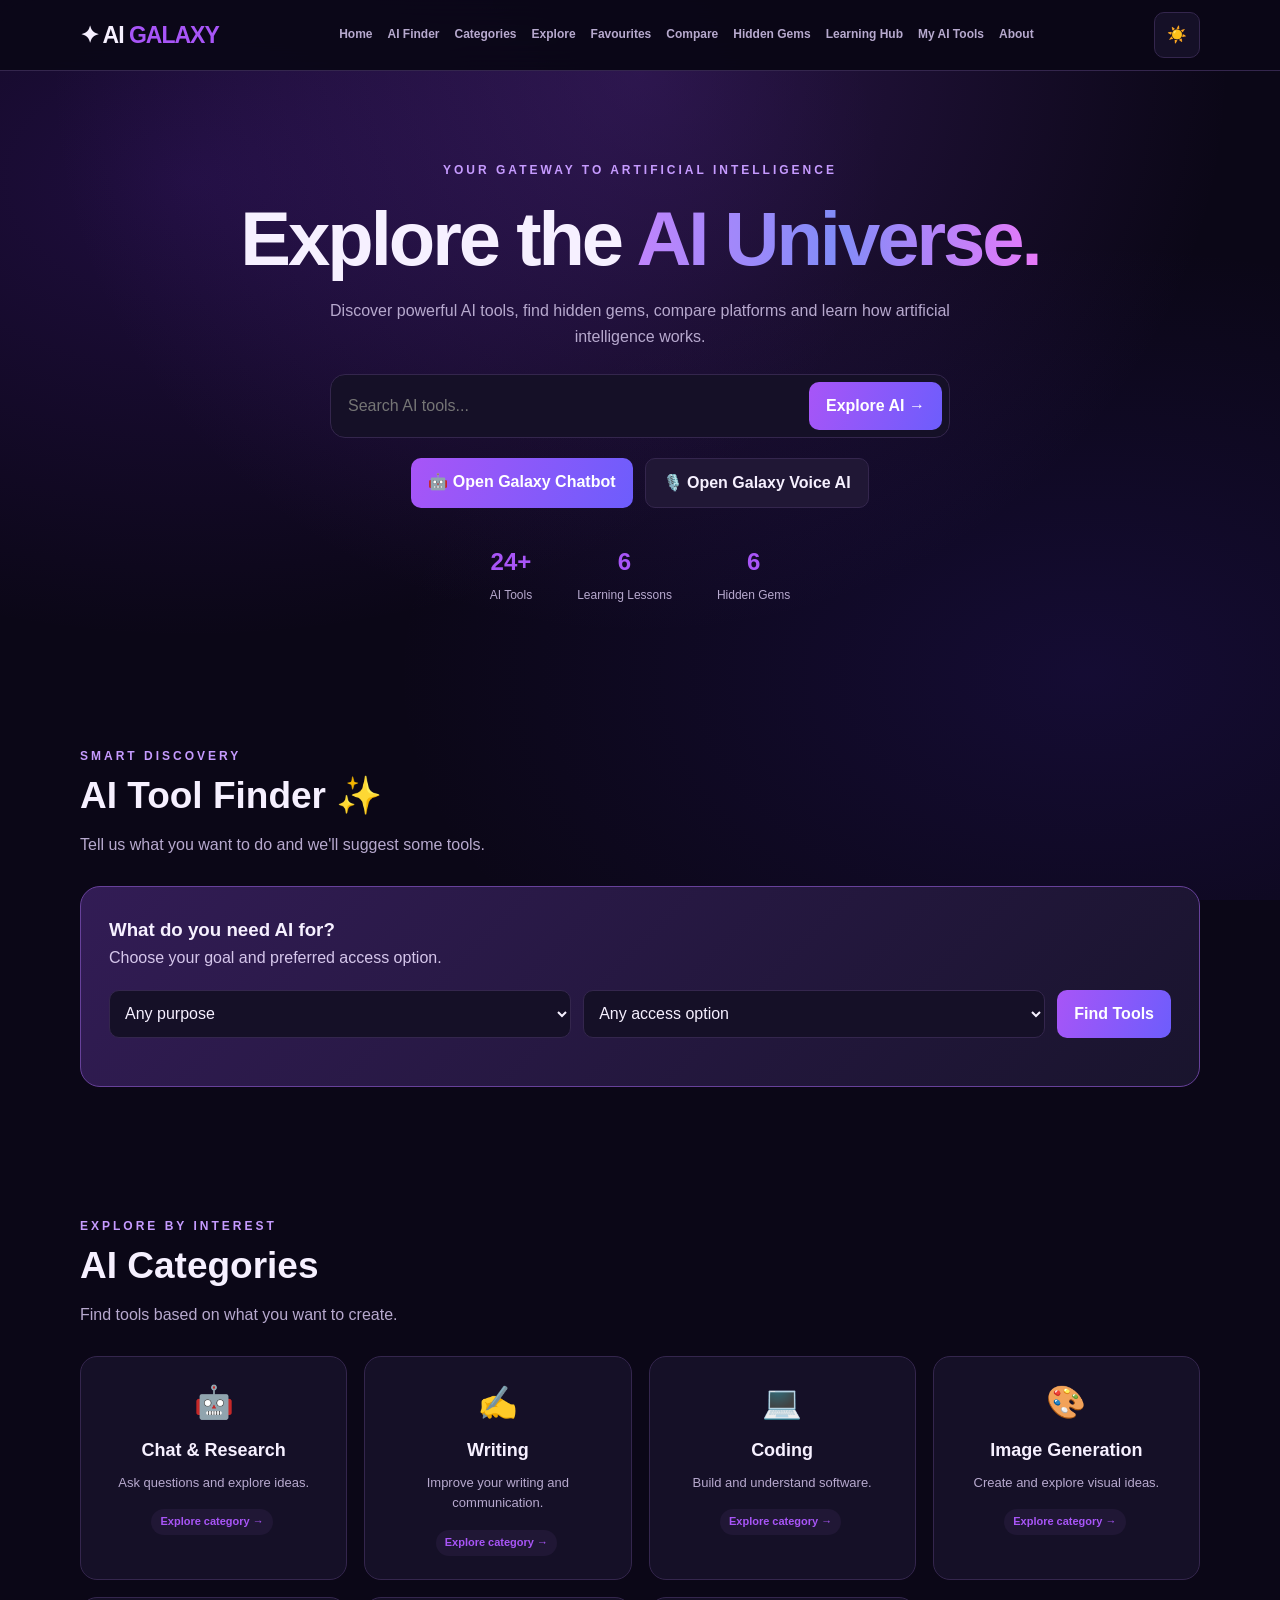
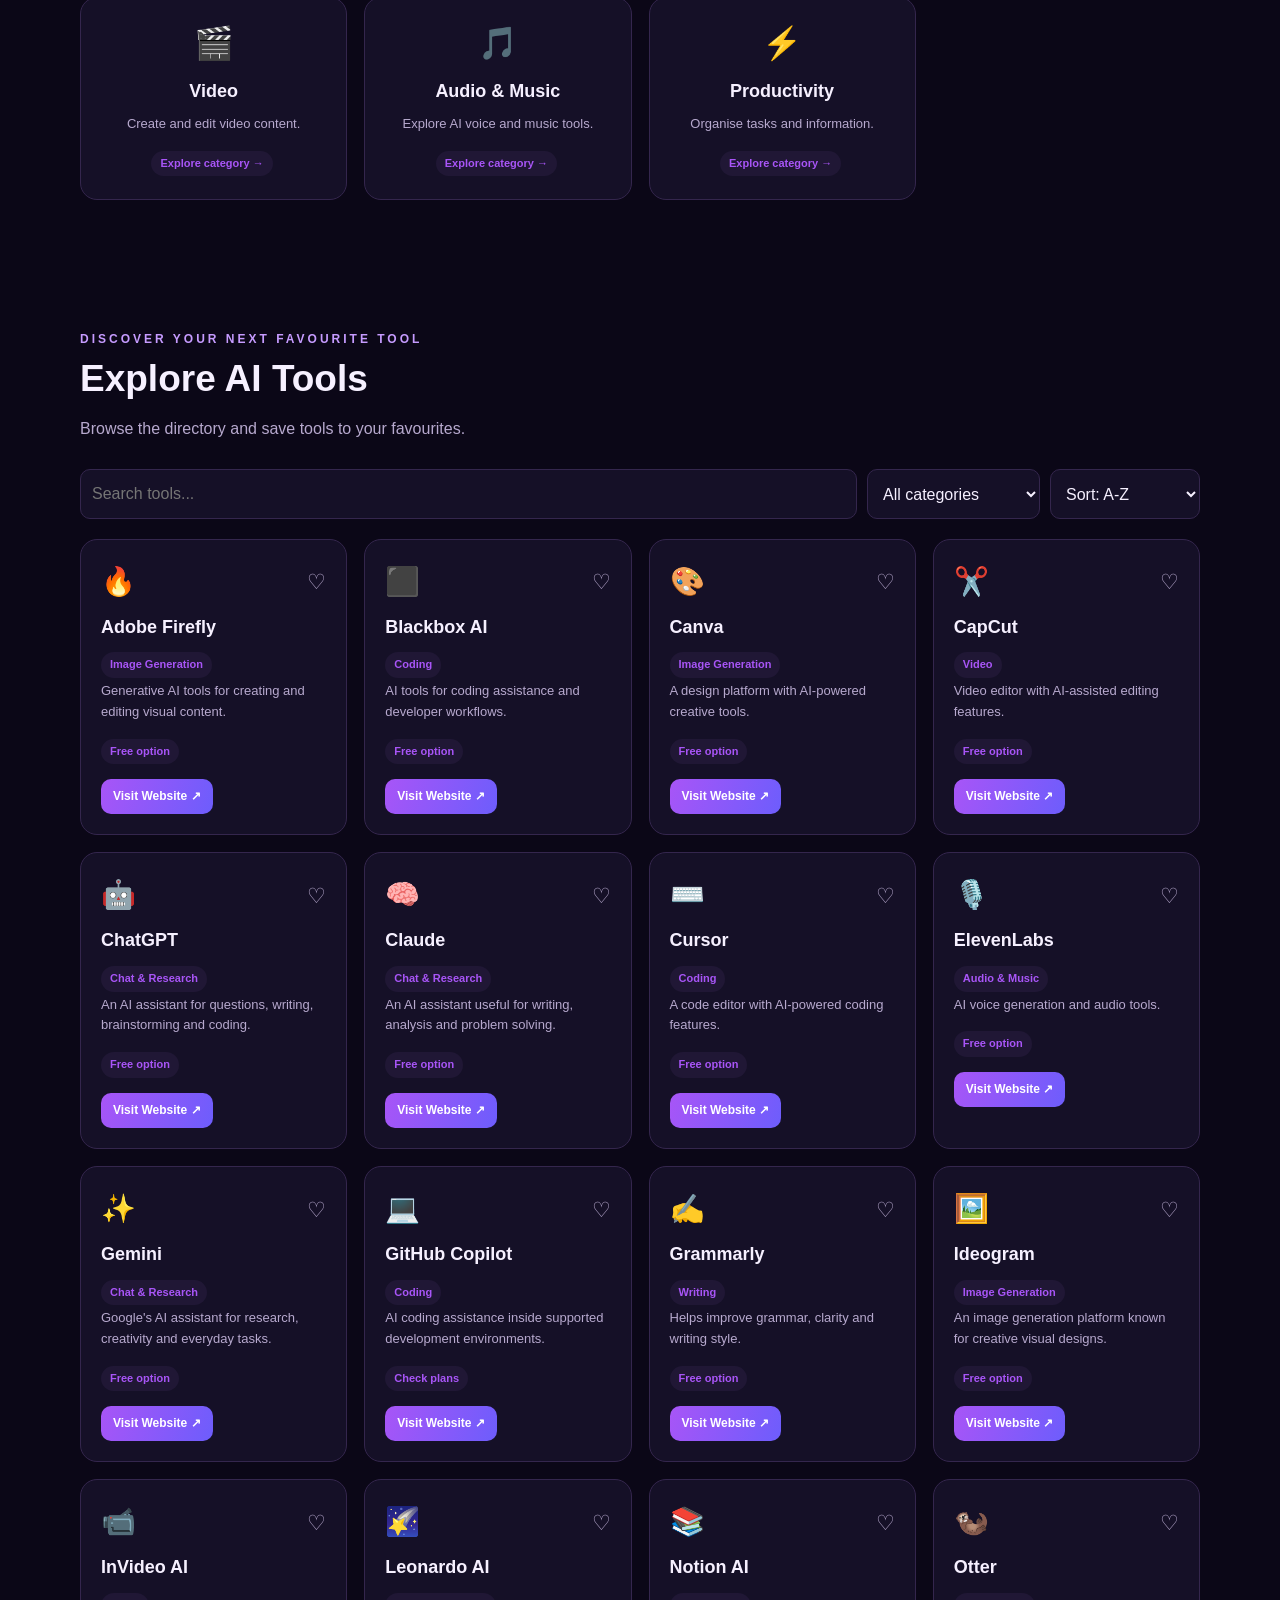
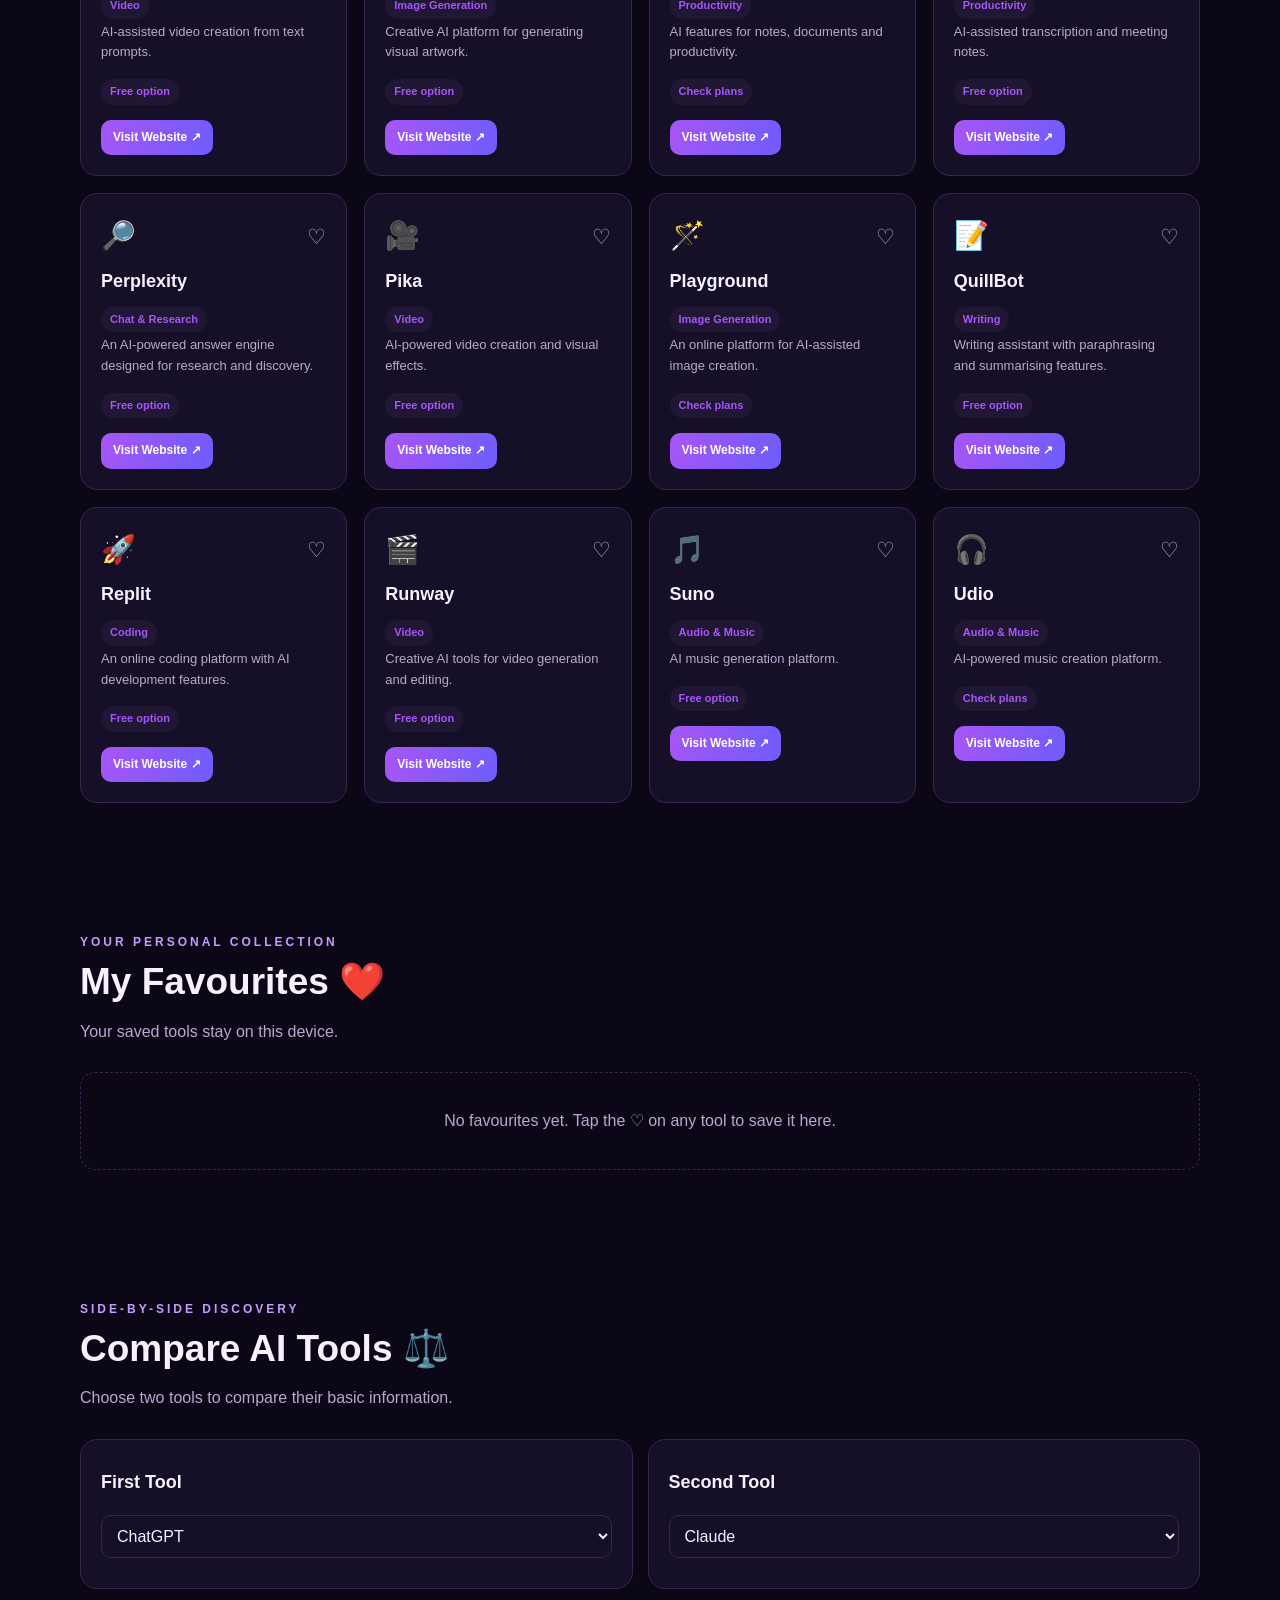
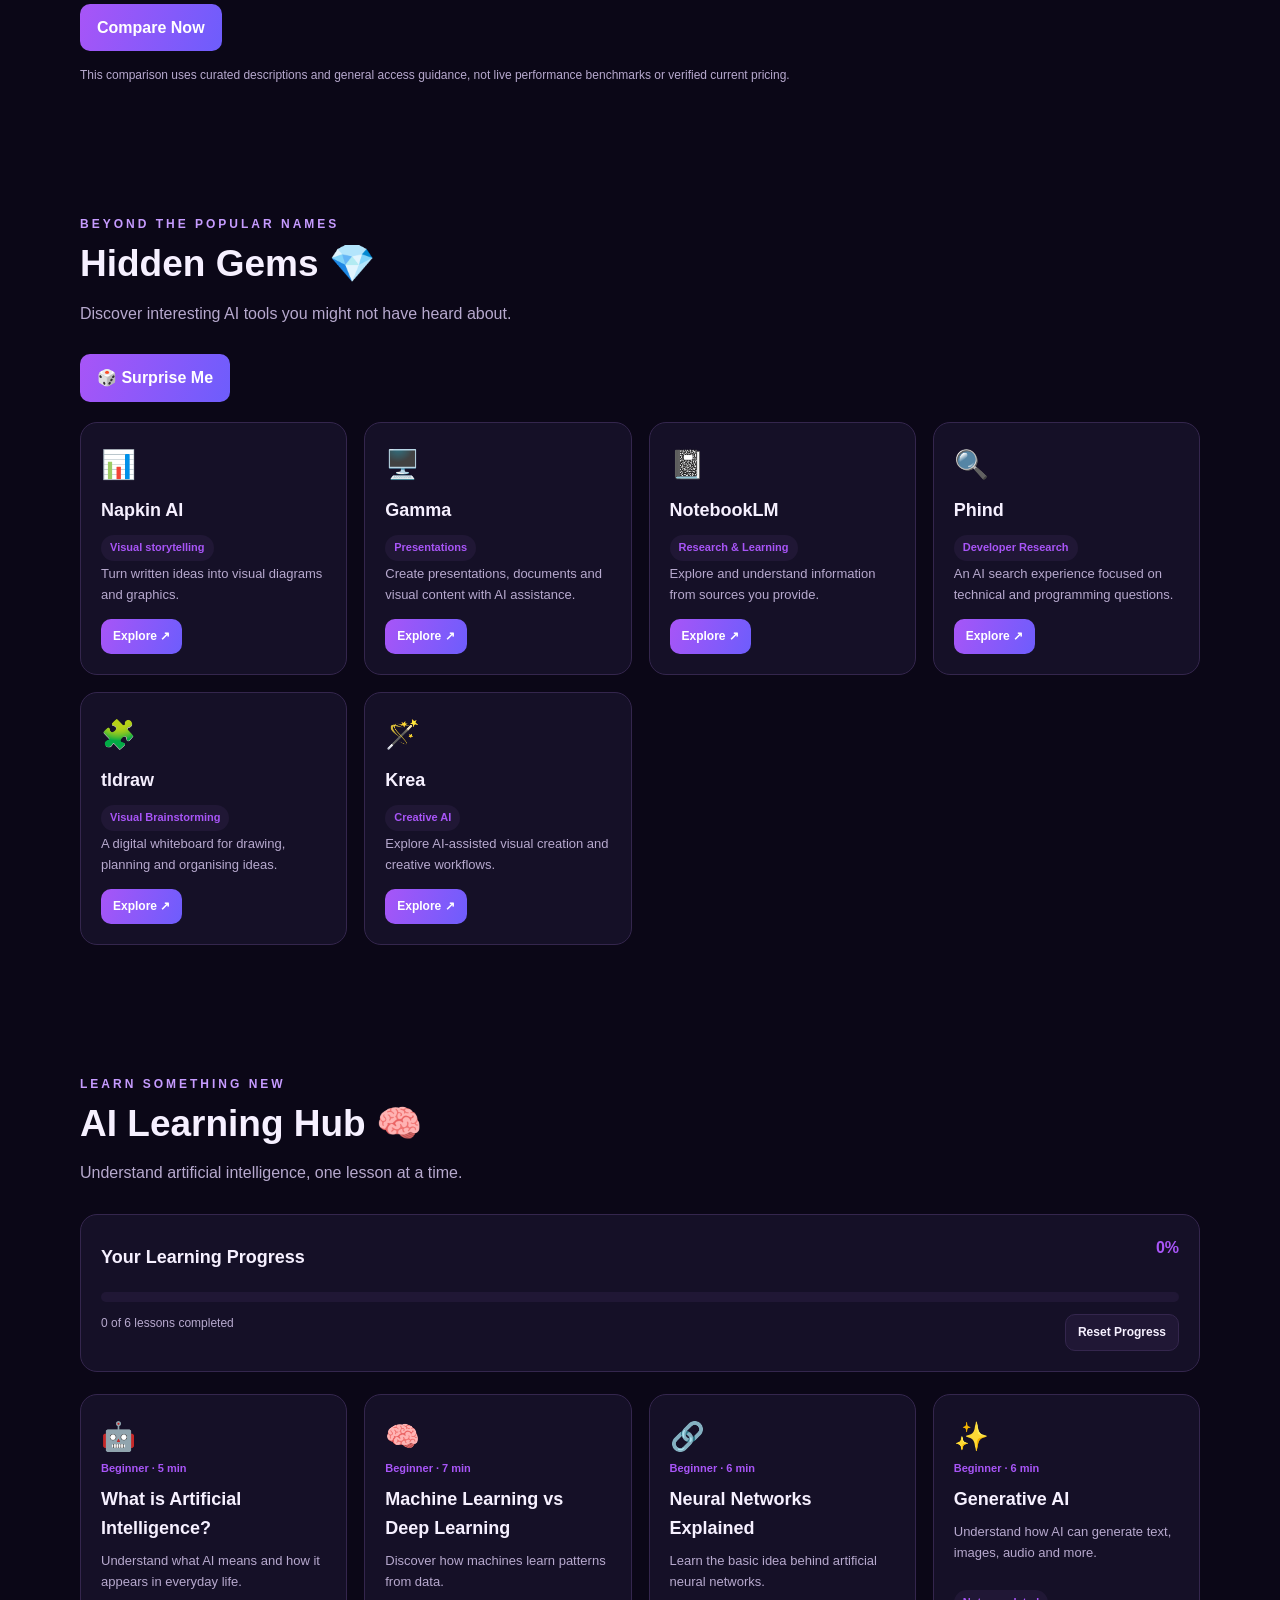
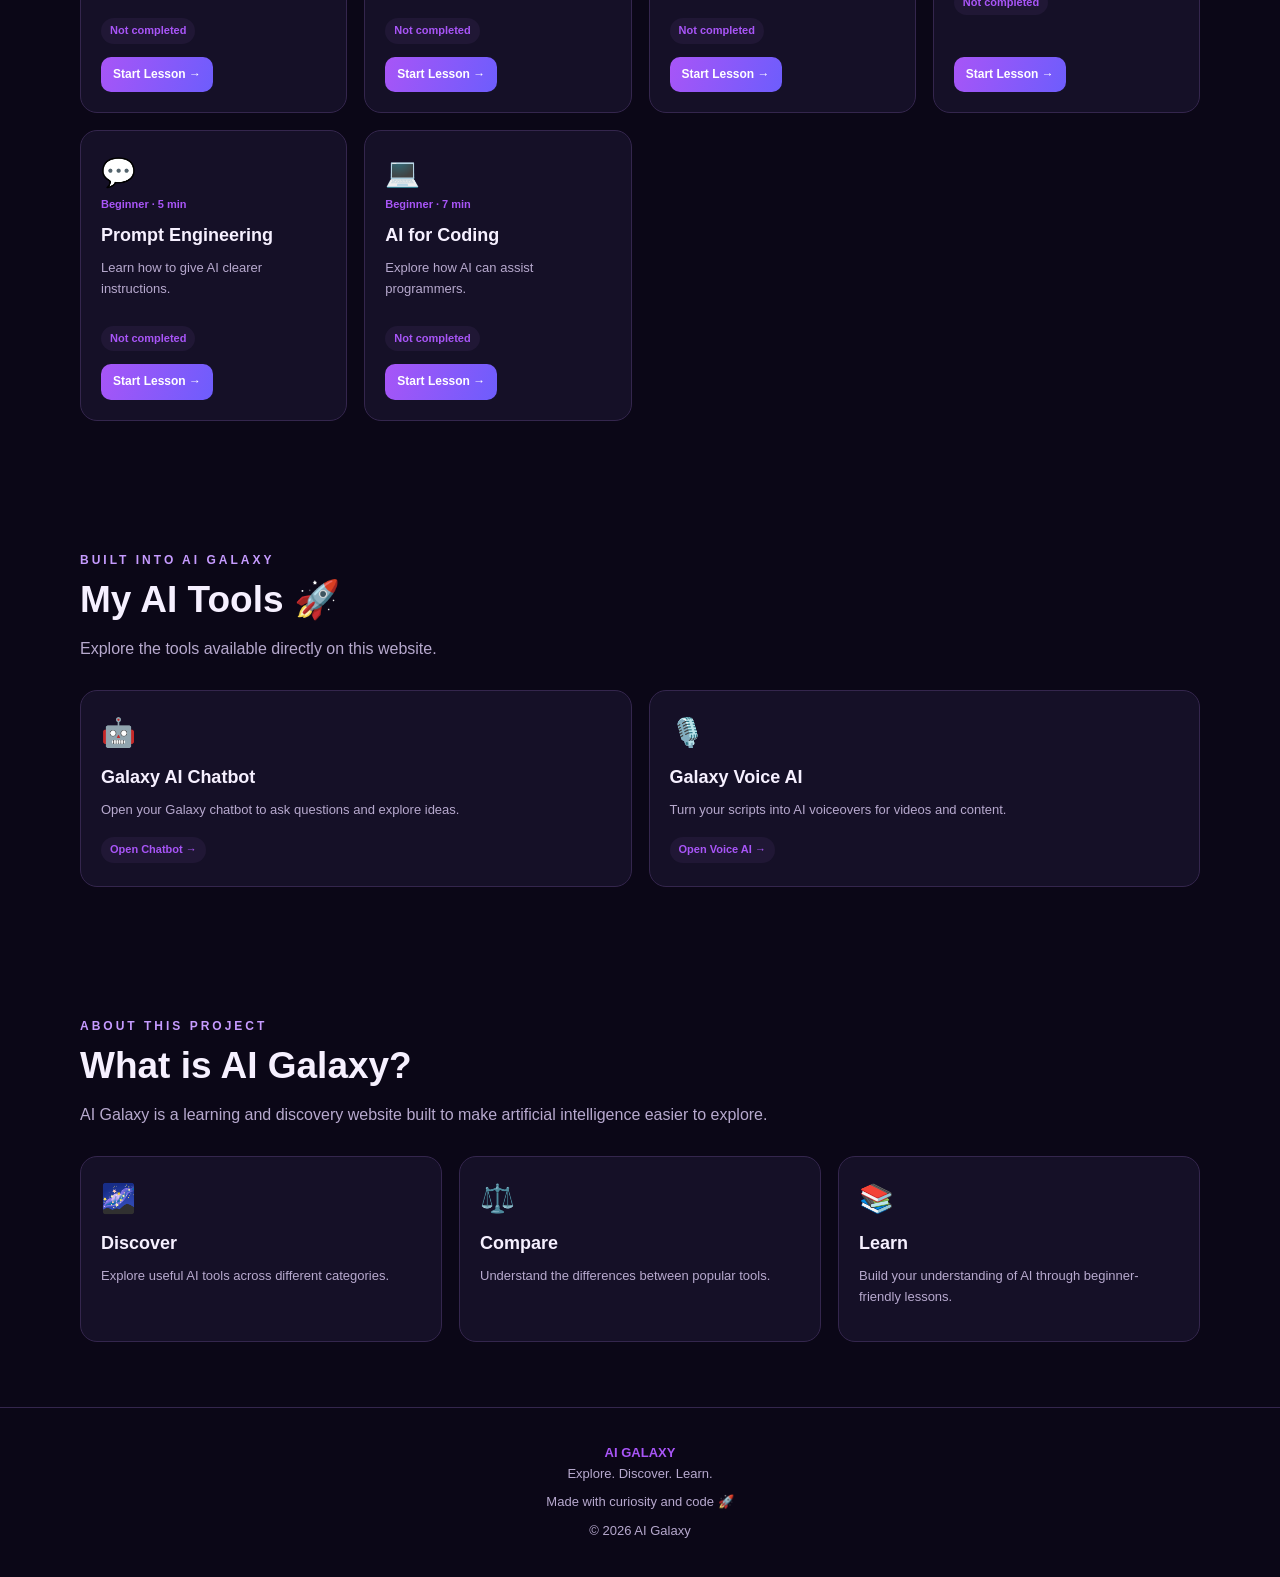
<file: index.html>
<!DOCTYPE html>
<html lang="en">
<head>
<meta charset="UTF-8">
<meta name="viewport" content="width=device-width, initial-scale=1.0">
<meta name="description" content="AI Galaxy - discover AI tools, compare platforms and learn artificial intelligence.">
<title>AI Galaxy | Explore the World of AI</title>

<style>
:root {
  --bg:#0b0717;
  --surface:#151027;
  --surface2:#201735;
  --text:#f6f0ff;
  --muted:#b7a9ce;
  --primary:#a855f7;
  --secondary:#6d5dfc;
  --border:#34264d;
  --success:#4ade80;
}
body.light {
  --bg:#f5f0ff;
  --surface:#fff;
  --surface2:#eee6ff;
  --text:#211536;
  --muted:#685b7c;
  --primary:#8539d9;
  --secondary:#6151df;
  --border:#d9c9ef;
  --success:#168746;
}
* {box-sizing:border-box;margin:0;padding:0}
html {scroll-behavior:smooth;scroll-padding-top:85px}
body {
  font-family:Arial,Helvetica,sans-serif;
  background:
    radial-gradient(ellipse at 15% 20%,rgba(112,40,220,.20),transparent 45%),
    radial-gradient(ellipse at 85% 75%,rgba(65,35,180,.18),transparent 45%),
    var(--bg);
  background-attachment:fixed;
  color:var(--text);
  line-height:1.6;
  transition:background .25s,color .25s;
}
a {color:inherit;text-decoration:none}
button,select,input {font:inherit}
button {cursor:pointer}
.container {width:min(1120px,92%);margin:auto}

nav {
  position:sticky;top:0;z-index:100;
  background:color-mix(in srgb,var(--bg) 90%,transparent);
  backdrop-filter:blur(16px);
  border-bottom:1px solid var(--border);
}
.nav-inner {
  min-height:70px;display:flex;align-items:center;
  justify-content:space-between;gap:15px;
}
.logo {font-size:23px;font-weight:900;letter-spacing:-1px}
.logo span {color:var(--primary)}
.nav-links {display:flex;gap:15px;align-items:center;flex-wrap:wrap}
.nav-links a {font-size:12px;color:var(--muted);font-weight:700}
.nav-links a:hover {color:var(--primary)}
.theme-btn,.menu-btn {
  border:1px solid var(--border);background:var(--surface);
  color:var(--text);padding:9px 12px;border-radius:10px;
}
.menu-btn {display:none}

.hero {
  text-align:center;padding:90px 15px 75px;
  background:radial-gradient(ellipse at 50% 0%,#7137b84a,transparent 65%);
}
.eyebrow {
  color:#c69bff;font-size:12px;letter-spacing:3px;
  font-weight:800;text-transform:uppercase;
}
.hero h1 {
  font-size:clamp(40px,8vw,76px);
  line-height:1.08;margin:18px 0;letter-spacing:-3px;
}
.gradient {
  background:linear-gradient(90deg,#c084fc,#818cf8,#e879f9);
  -webkit-background-clip:text;background-clip:text;color:transparent;
}
.hero p {color:var(--muted);max-width:640px;margin:0 auto 25px}
.search-box {
  max-width:620px;margin:auto;display:flex;gap:8px;
  background:var(--surface);border:1px solid var(--border);
  padding:7px;border-radius:15px;
}
.search-box input {
  flex:1;min-width:0;background:transparent;border:0;
  outline:0;color:var(--text);padding:10px;
}
.btn {
  border:0;background:linear-gradient(110deg,var(--primary),var(--secondary));
  color:white;padding:11px 17px;border-radius:10px;
  font-weight:800;transition:.2s;display:inline-block;
}
.btn:hover {transform:translateY(-2px);filter:brightness(1.12)}
.btn.secondary {
  background:var(--surface2);color:var(--text);
  border:1px solid var(--border);
}
.btn.small {padding:8px 12px;font-size:12px}
.stats {
  display:flex;justify-content:center;gap:45px;
  flex-wrap:wrap;margin-top:35px;
}
.stat strong {display:block;font-size:24px;color:var(--primary)}
.stat span {font-size:12px;color:var(--muted)}

section {padding:65px 0}
.section-head {margin-bottom:28px}
.section-head h2 {font-size:clamp(26px,5vw,37px);margin-bottom:7px}
.section-head p {color:var(--muted)}
.grid {
  display:grid;grid-template-columns:repeat(auto-fit,minmax(230px,1fr));
  gap:17px;
}
.card {
  background:var(--surface);border:1px solid var(--border);
  border-radius:17px;padding:20px;transition:.2s;
}
.card:hover {transform:translateY(-4px);border-color:var(--primary)}
.card h3 {font-size:18px;margin:8px 0}
.card p {font-size:13px;color:var(--muted);margin-bottom:13px}
.card-icon {font-size:28px}
.tag {
  display:inline-block;padding:4px 9px;border-radius:30px;
  background:var(--surface2);color:var(--primary);
  font-size:11px;font-weight:800;margin:3px 3px 3px 0;
}
.card-actions {display:flex;gap:8px;flex-wrap:wrap;margin-top:12px}
.category-card {text-align:center;cursor:pointer}
.category-card .card-icon {font-size:32px}
.toolbar {
  display:flex;gap:10px;flex-wrap:wrap;margin-bottom:20px;
}
.toolbar input,.toolbar select,.finder-box select,.compare-select {
  background:var(--surface);color:var(--text);
  border:1px solid var(--border);padding:11px;
  border-radius:10px;outline:none;
}
.toolbar input {flex:1;min-width:180px}
.toolbar select {min-width:150px}
.tool-top {display:flex;justify-content:space-between;gap:10px}
.fav-btn {
  border:0;background:transparent;color:var(--muted);
  font-size:21px;cursor:pointer;
}
.fav-btn.active {color:#ff6b9e}
.empty {
  text-align:center;color:var(--muted);padding:35px;
  border:1px dashed var(--border);border-radius:15px;grid-column:1/-1;
}
.finder-box {
  background:linear-gradient(135deg,#321c55,#19142d);
  border:1px solid #67419a;border-radius:20px;padding:28px;
}
.finder-box p {color:#d5c6eb}
.finder-controls {
  display:flex;gap:12px;flex-wrap:wrap;margin:20px 0;
}
.finder-controls select {flex:1;min-width:180px}
.result-box {
  background:#120d21;border:1px solid #68469a;
  border-radius:13px;padding:18px;margin-top:15px;
}
.compare-layout {
  display:grid;grid-template-columns:1fr 1fr;gap:15px;
}
.compare-select {width:100%;margin:10px 0}
.compare-result {
  display:grid;grid-template-columns:1fr 1fr;
  gap:12px;margin-top:20px;
}
.compare-result .card {min-width:0}
.compare-note {font-size:12px;color:var(--muted);margin-top:15px}
.lesson-card {display:flex;flex-direction:column}
.lesson-card .btn {margin-top:auto;align-self:flex-start}
.lesson-meta {font-size:11px;color:var(--primary);font-weight:800}
.progress-wrap {
  height:10px;background:var(--surface2);
  border-radius:20px;overflow:hidden;margin:12px 0;
}
.progress-bar {
  height:100%;width:0%;background:linear-gradient(90deg,#a855f7,#818cf8);
  transition:width .3s;
}
.progress-info {
  display:flex;justify-content:space-between;
  gap:10px;color:var(--muted);font-size:12px;
}
.lesson-panel {
  background:var(--surface);border:1px solid var(--primary);
  padding:25px;border-radius:18px;margin-top:22px;
}
.lesson-panel h3 {font-size:23px;margin:8px 0}
.lesson-content {color:var(--muted);margin:12px 0}
.lesson-content h4 {color:var(--text);margin-top:16px}
.lesson-content ul {padding-left:22px;margin:8px 0}
.quiz {
  background:var(--surface2);padding:18px;
  border-radius:13px;margin-top:20px;
}
.quiz-option {
  display:block;width:100%;text-align:left;
  background:var(--surface);border:1px solid var(--border);
  color:var(--text);padding:12px;border-radius:9px;margin:8px 0;
}
.quiz-option:hover {border-color:var(--primary)}
.quiz-option.correct {border-color:var(--success);background:#16874620}
.quiz-option.wrong {border-color:#ef6464;background:#ef646420}
.feedback {font-weight:700;margin-top:12px;font-size:13px}
footer {
  border-top:1px solid var(--border);padding:35px 0;
  text-align:center;color:var(--muted);font-size:13px;
}
footer strong {color:var(--primary)}
.hidden {display:none!important}

@media(max-width:850px) {
  .nav-links {
    display:none;position:absolute;top:70px;left:0;right:0;
    background:var(--surface);padding:20px;
    border-bottom:1px solid var(--border);
    flex-direction:column;align-items:flex-start;
  }
  .nav-links.open {display:flex}
  .menu-btn {display:block}
}
@media(max-width:600px) {
  .hero {padding-top:65px}
  .search-box {flex-direction:column}
  .stats {gap:20px}
  .compare-layout,.compare-result {grid-template-columns:1fr}
  section {padding:48px 0}
}
</style>
</head>

<body>

<nav>
 <div class="container nav-inner">
  <a class="logo" href="#home">✦ AI <span>GALAXY</span></a>

  <div class="nav-links" id="navLinks">
   <a href="#home">Home</a>
   <a href="#finder">AI Finder</a>
   <a href="#categories">Categories</a>
   <a href="#explore">Explore</a>
   <a href="#favourites">Favourites</a>
   <a href="#compare">Compare</a>
   <a href="#gems">Hidden Gems</a>
   <a href="#learn">Learning Hub</a>
   <a href="#my-tools">My AI Tools</a>
   <a href="#about">About</a>
  </div>

  <div style="display:flex;gap:8px">
   <button class="theme-btn" id="themeBtn" onclick="toggleTheme()">☀️</button>
   <button class="menu-btn" onclick="toggleMenu()">☰</button>
  </div>
 </div>
</nav>

<header class="hero" id="home">
 <div class="eyebrow">Your gateway to artificial intelligence</div>
 <h1>Explore the <span class="gradient">AI Universe.</span></h1>
 <p>Discover powerful AI tools, find hidden gems, compare platforms and learn how artificial intelligence works.</p>

 <div class="search-box">
  <input id="heroSearch" type="search" placeholder="Search AI tools...">
  <button class="btn" onclick="searchFromHero()">Explore AI →</button>
 </div>

 <div style="display:flex;gap:12px;justify-content:center;flex-wrap:wrap;margin-top:20px">
  <a class="btn" href="chatbot/index.html">🤖 Open Galaxy Chatbot</a>
  <a class="btn secondary" href="voice-ai/index.html">🎙️ Open Galaxy Voice AI</a>
 </div>

 <div class="stats">
  <div class="stat"><strong>24+</strong><span>AI Tools</span></div>
  <div class="stat"><strong>6</strong><span>Learning Lessons</span></div>
  <div class="stat"><strong>6</strong><span>Hidden Gems</span></div>
 </div>
</header>

<main class="container">

<section id="finder">
 <div class="section-head">
  <div class="eyebrow">Smart discovery</div>
  <h2>AI Tool Finder ✨</h2>
  <p>Tell us what you want to do and we'll suggest some tools.</p>
 </div>

 <div class="finder-box">
  <h3>What do you need AI for?</h3>
  <p>Choose your goal and preferred access option.</p>

  <div class="finder-controls">
   <select id="finderGoal">
    <option value="all">Any purpose</option>
    <option value="chat">Chat & Research</option>
    <option value="writing">Writing</option>
    <option value="coding">Coding</option>
    <option value="image">Image Generation</option>
    <option value="video">Video Editing</option>
    <option value="audio">Audio & Music</option>
    <option value="productivity">Productivity</option>
   </select>

   <select id="finderBudget">
    <option value="all">Any access option</option>
    <option value="free">Free option preferred</option>
   </select>

   <button class="btn" onclick="findTools()">Find Tools</button>
  </div>

  <div id="finderResults"></div>
 </div>
</section>

<section id="categories">
 <div class="section-head">
  <div class="eyebrow">Explore by interest</div>
  <h2>AI Categories</h2>
  <p>Find tools based on what you want to create.</p>
 </div>
 <div class="grid" id="categoryGrid"></div>
</section>

<section id="explore">
 <div class="section-head">
  <div class="eyebrow">Discover your next favourite tool</div>
  <h2>Explore AI Tools</h2>
  <p>Browse the directory and save tools to your favourites.</p>
 </div>

 <div class="toolbar">
  <input id="toolSearch" type="search" placeholder="Search tools..." oninput="renderTools()">

  <select id="categoryFilter" onchange="renderTools()">
   <option value="all">All categories</option>
   <option value="chat">Chat & Research</option>
   <option value="writing">Writing</option>
   <option value="coding">Coding</option>
   <option value="image">Image Generation</option>
   <option value="video">Video</option>
   <option value="audio">Audio & Music</option>
   <option value="productivity">Productivity</option>
  </select>

  <select id="sortFilter" onchange="renderTools()">
   <option value="name">Sort: A-Z</option>
   <option value="category">Sort: Category</option>
  </select>
 </div>

 <div class="grid" id="toolGrid"></div>
</section>

<section id="favourites">
 <div class="section-head">
  <div class="eyebrow">Your personal collection</div>
  <h2>My Favourites ❤️</h2>
  <p>Your saved tools stay on this device.</p>
 </div>
 <div class="grid" id="favouriteGrid"></div>
</section>

<section id="compare">
 <div class="section-head">
  <div class="eyebrow">Side-by-side discovery</div>
  <h2>Compare AI Tools ⚖️</h2>
  <p>Choose two tools to compare their basic information.</p>
 </div>

 <div class="compare-layout">
  <div class="card">
   <h3>First Tool</h3>
   <select id="compareA" class="compare-select"></select>
  </div>
  <div class="card">
   <h3>Second Tool</h3>
   <select id="compareB" class="compare-select"></select>
  </div>
 </div>

 <button class="btn" style="margin-top:15px" onclick="compareTools()">Compare Now</button>
 <div id="compareResult"></div>
 <p class="compare-note">This comparison uses curated descriptions and general access guidance, not live performance benchmarks or verified current pricing.</p>
</section>

<section id="gems">
 <div class="section-head">
  <div class="eyebrow">Beyond the popular names</div>
  <h2>Hidden Gems 💎</h2>
  <p>Discover interesting AI tools you might not have heard about.</p>
 </div>

 <div style="margin-bottom:20px">
  <button class="btn" onclick="randomGem()">🎲 Surprise Me</button>
 </div>

 <div class="grid" id="gemGrid"></div>
</section>

<section id="learn">
 <div class="section-head">
  <div class="eyebrow">Learn something new</div>
  <h2>AI Learning Hub 🧠</h2>
  <p>Understand artificial intelligence, one lesson at a time.</p>
 </div>

 <div class="card" style="margin-bottom:22px">
  <div style="display:flex;justify-content:space-between;gap:10px;flex-wrap:wrap">
   <h3>Your Learning Progress</h3>
   <strong id="progressPercent" style="color:var(--primary)">0%</strong>
  </div>

  <div class="progress-wrap">
   <div class="progress-bar" id="progressBar"></div>
  </div>

  <div class="progress-info">
   <span id="progressText">0 of 6 lessons completed</span>
   <button class="btn secondary small" onclick="resetProgress()">Reset Progress</button>
  </div>
 </div>

 <div class="grid" id="lessonGrid"></div>
 <div id="lessonPanel"></div>
</section>

<section id="my-tools">
 <div class="section-head">
  <div class="eyebrow">Built into AI Galaxy</div>
  <h2>My AI Tools 🚀</h2>
  <p>Explore the tools available directly on this website.</p>
 </div>

 <div class="grid">
  <a href="chatbot/index.html" class="card">
   <div class="card-icon">🤖</div>
   <h3>Galaxy AI Chatbot</h3>
   <p>Open your Galaxy chatbot to ask questions and explore ideas.</p>
   <span class="tag">Open Chatbot →</span>
  </a>

  <a href="voice-ai/index.html" class="card">
   <div class="card-icon">🎙️</div>
   <h3>Galaxy Voice AI</h3>
   <p>Turn your scripts into AI voiceovers for videos and content.</p>
   <span class="tag">Open Voice AI →</span>
  </a>
 </div>
</section>

<section id="about">
 <div class="section-head">
  <div class="eyebrow">About this project</div>
  <h2>What is AI Galaxy?</h2>
  <p>AI Galaxy is a learning and discovery website built to make artificial intelligence easier to explore.</p>
 </div>

 <div class="grid">
  <div class="card">
   <div class="card-icon">🌌</div>
   <h3>Discover</h3>
   <p>Explore useful AI tools across different categories.</p>
  </div>
  <div class="card">
   <div class="card-icon">⚖️</div>
   <h3>Compare</h3>
   <p>Understand the differences between popular tools.</p>
  </div>
  <div class="card">
   <div class="card-icon">📚</div>
   <h3>Learn</h3>
   <p>Build your understanding of AI through beginner-friendly lessons.</p>
  </div>
 </div>
</section>

</main>

<footer>
 <div class="container">
  <strong>AI GALAXY</strong>
  <p>Explore. Discover. Learn.</p>
  <p style="margin-top:8px">Made with curiosity and code 🚀</p>
  <p style="margin-top:8px">© <span id="year"></span> AI Galaxy</p>
 </div>
</footer>

<script>
// -------------------- TOOL DATA --------------------

const tools = [
 {name:"ChatGPT",cat:"chat",icon:"🤖",desc:"An AI assistant for questions, writing, brainstorming and coding.",access:"Free option",url:"https://chatgpt.com"},
 {name:"Claude",cat:"chat",icon:"🧠",desc:"An AI assistant useful for writing, analysis and problem solving.",access:"Free option",url:"https://claude.ai"},
 {name:"Gemini",cat:"chat",icon:"✨",desc:"Google's AI assistant for research, creativity and everyday tasks.",access:"Free option",url:"https://gemini.google.com"},
 {name:"Perplexity",cat:"chat",icon:"🔎",desc:"An AI-powered answer engine designed for research and discovery.",access:"Free option",url:"https://www.perplexity.ai"},
 {name:"Grammarly",cat:"writing",icon:"✍️",desc:"Helps improve grammar, clarity and writing style.",access:"Free option",url:"https://www.grammarly.com"},
 {name:"QuillBot",cat:"writing",icon:"📝",desc:"Writing assistant with paraphrasing and summarising features.",access:"Free option",url:"https://quillbot.com"},
 {name:"GitHub Copilot",cat:"coding",icon:"💻",desc:"AI coding assistance inside supported development environments.",access:"Check plans",url:"https://github.com/features/copilot"},
 {name:"Cursor",cat:"coding",icon:"⌨️",desc:"A code editor with AI-powered coding features.",access:"Free option",url:"https://cursor.com"},
 {name:"Replit",cat:"coding",icon:"🚀",desc:"An online coding platform with AI development features.",access:"Free option",url:"https://replit.com"},
 {name:"Blackbox AI",cat:"coding",icon:"⬛",desc:"AI tools for coding assistance and developer workflows.",access:"Free option",url:"https://www.blackbox.ai"},
 {name:"Canva",cat:"image",icon:"🎨",desc:"A design platform with AI-powered creative tools.",access:"Free option",url:"https://www.canva.com"},
 {name:"Adobe Firefly",cat:"image",icon:"🔥",desc:"Generative AI tools for creating and editing visual content.",access:"Free option",url:"https://firefly.adobe.com"},
 {name:"Ideogram",cat:"image",icon:"🖼️",desc:"An image generation platform known for creative visual designs.",access:"Free option",url:"https://ideogram.ai"},
 {name:"Leonardo AI",cat:"image",icon:"🌠",desc:"Creative AI platform for generating visual artwork.",access:"Free option",url:"https://leonardo.ai"},
 {name:"Playground",cat:"image",icon:"🪄",desc:"An online platform for AI-assisted image creation.",access:"Check plans",url:"https://playground.com"},
 {name:"Runway",cat:"video",icon:"🎬",desc:"Creative AI tools for video generation and editing.",access:"Free option",url:"https://runwayml.com"},
 {name:"Pika",cat:"video",icon:"🎥",desc:"AI-powered video creation and visual effects.",access:"Free option",url:"https://pika.art"},
 {name:"CapCut",cat:"video",icon:"✂️",desc:"Video editor with AI-assisted editing features.",access:"Free option",url:"https://www.capcut.com"},
 {name:"InVideo AI",cat:"video",icon:"📹",desc:"AI-assisted video creation from text prompts.",access:"Free option",url:"https://invideo.io"},
 {name:"ElevenLabs",cat:"audio",icon:"🎙️",desc:"AI voice generation and audio tools.",access:"Free option",url:"https://elevenlabs.io"},
 {name:"Suno",cat:"audio",icon:"🎵",desc:"AI music generation platform.",access:"Free option",url:"https://suno.com"},
 {name:"Udio",cat:"audio",icon:"🎧",desc:"AI-powered music creation platform.",access:"Check plans",url:"https://www.udio.com"},
 {name:"Notion AI",cat:"productivity",icon:"📚",desc:"AI features for notes, documents and productivity.",access:"Check plans",url:"https://www.notion.com"},
 {name:"Otter",cat:"productivity",icon:"🦦",desc:"AI-assisted transcription and meeting notes.",access:"Free option",url:"https://otter.ai"}
];

const categories = [
 {id:"chat",name:"Chat & Research",icon:"🤖",desc:"Ask questions and explore ideas."},
 {id:"writing",name:"Writing",icon:"✍️",desc:"Improve your writing and communication."},
 {id:"coding",name:"Coding",icon:"💻",desc:"Build and understand software."},
 {id:"image",name:"Image Generation",icon:"🎨",desc:"Create and explore visual ideas."},
 {id:"video",name:"Video",icon:"🎬",desc:"Create and edit video content."},
 {id:"audio",name:"Audio & Music",icon:"🎵",desc:"Explore AI voice and music tools."},
 {id:"productivity",name:"Productivity",icon:"⚡",desc:"Organise tasks and information."}
];

const gems = [
 {name:"Napkin AI",icon:"📊",cat:"Visual storytelling",desc:"Turn written ideas into visual diagrams and graphics.",url:"https://www.napkin.ai"},
 {name:"Gamma",icon:"🖥️",cat:"Presentations",desc:"Create presentations, documents and visual content with AI assistance.",url:"https://gamma.app"},
 {name:"NotebookLM",icon:"📓",cat:"Research & Learning",desc:"Explore and understand information from sources you provide.",url:"https://notebooklm.google.com"},
 {name:"Phind",icon:"🔍",cat:"Developer Research",desc:"An AI search experience focused on technical and programming questions.",url:"https://www.phind.com"},
 {name:"tldraw",icon:"🧩",cat:"Visual Brainstorming",desc:"A digital whiteboard for drawing, planning and organising ideas.",url:"https://www.tldraw.com"},
 {name:"Krea",icon:"🪄",cat:"Creative AI",desc:"Explore AI-assisted visual creation and creative workflows.",url:"https://www.krea.ai"}
];

// -------------------- LEARNING LESSONS --------------------

const lessons = [
 {
  id:1,title:"What is Artificial Intelligence?",icon:"🤖",level:"Beginner",time:"5 min",
  intro:"Understand what AI means and how it appears in everyday life.",
  content:`<p>Artificial Intelligence (AI) is a field of computer science that focuses on creating systems that can perform tasks normally associated with human intelligence.</p>
  <h4>Examples of AI</h4>
  <ul><li>Voice assistants that understand questions.</li><li>Recommendation systems that suggest videos.</li><li>Computer programs that recognise objects in pictures.</li><li>Chatbots that generate responses.</li></ul>
  <h4>Does AI think exactly like a human?</h4>
  <p>No. AI systems process information using algorithms and learned patterns. They can make mistakes and do not understand the world exactly as people do.</p>
  <h4>Remember</h4><p>AI is a broad field. Machine learning and deep learning are some of the technologies used within it.</p>`,
  question:"Which statement best describes Artificial Intelligence?",
  options:["A type of computer hardware","Computer systems performing tasks associated with human intelligence","A programming language","A computer screen"],
  answer:1,
  explanation:"AI describes computer systems designed to perform tasks associated with human intelligence."
 },
 {
  id:2,title:"Machine Learning vs Deep Learning",icon:"🧠",level:"Beginner",time:"7 min",
  intro:"Discover how machines learn patterns from data.",
  content:`<p>Machine Learning (ML) is a branch of AI in which systems learn patterns from data and use them to make predictions or decisions.</p>
  <h4>How does ML work?</h4>
  <ul><li>Data is collected.</li><li>A model is trained using that data.</li><li>The model learns patterns.</li><li>It uses those patterns to make predictions on new data.</li></ul>
  <h4>What is Deep Learning?</h4><p>Deep Learning is a specialised part of machine learning. It uses neural networks with multiple layers to learn complex patterns.</p>
  <h4>Simple relationship</h4><p>AI is the broad field. ML is a part of AI. Deep Learning is a part of ML.</p>`,
  question:"Which statement is correct?",
  options:["ML is part of AI, and DL is part of ML","AI is part of DL","DL and AI are unrelated","ML is a type of computer monitor"],
  answer:0,
  explanation:"Machine learning is a branch of AI, and deep learning is a specialised branch of machine learning."
 },
 {
  id:3,title:"Neural Networks Explained",icon:"🔗",level:"Beginner",time:"6 min",
  intro:"Learn the basic idea behind artificial neural networks.",
  content:`<p>Artificial neural networks are computing systems loosely inspired by the way biological brains process information.</p>
  <h4>Basic structure</h4>
  <ul><li><b>Input layer:</b> Receives information.</li><li><b>Hidden layers:</b> Process information and learn patterns.</li><li><b>Output layer:</b> Produces a result.</li></ul>
  <h4>Training</h4><p>During training, a network adjusts its internal parameters to reduce errors on training examples.</p>
  <h4>Where are they used?</h4><p>Image recognition, speech processing, translation and many generative AI systems use neural network techniques.</p>`,
  question:"Which layer receives the original information?",
  options:["Output layer","Input layer","Hidden layer","Storage layer"],
  answer:1,
  explanation:"The input layer receives the data that the network will process."
 },
 {
  id:4,title:"Generative AI",icon:"✨",level:"Beginner",time:"6 min",
  intro:"Understand how AI can generate text, images, audio and more.",
  content:`<p>Generative AI refers to systems that can create new content based on patterns learned during training.</p>
  <h4>What can it generate?</h4>
  <ul><li>Text, explanations and summaries.</li><li>Images and illustrations.</li><li>Audio and synthetic voices.</li><li>Music and video.</li><li>Computer code.</li></ul>
  <h4>How does it work?</h4><p>Generative models learn statistical patterns from training data and use them to produce new outputs in response to an instruction or prompt.</p>
  <h4>Important limitation</h4><p>Generated content can be inaccurate, misleading or incomplete. Always check important information.</p>`,
  question:"What is a main purpose of generative AI?",
  options:["Only storing files","Creating new content based on learned patterns","Replacing computer hardware","Increasing internet speed"],
  answer:1,
  explanation:"Generative AI creates content such as text, images, audio and code."
 },
 {
  id:5,title:"Prompt Engineering",icon:"💬",level:"Beginner",time:"5 min",
  intro:"Learn how to give AI clearer instructions.",
  content:`<p>A prompt is the instruction or input you give to an AI system. Prompt engineering means designing clear and useful prompts to guide the system.</p>
  <h4>A useful prompt includes</h4>
  <ul><li><b>Goal:</b> What do you want?</li><li><b>Context:</b> What background should the AI know?</li><li><b>Format:</b> Should the answer be a list, table or explanation?</li><li><b>Constraints:</b> What should it include or avoid?</li></ul>
  <h4>Example</h4><p>Instead of writing "Explain AI", try: "Explain artificial intelligence in simple language using three everyday examples and a short summary."</p>
  <h4>Tip</h4><p>If the response is not useful, refine your prompt and explain what needs to change.</p>`,
  question:"Which is generally the clearest prompt?",
  options:["Do something","AI help","Explain machine learning in simple language with two examples","Tell me everything"],
  answer:2,
  explanation:"A clear prompt specifies the topic, expected language and useful details."
 },
 {
  id:6,title:"AI for Coding",icon:"💻",level:"Beginner",time:"7 min",
  intro:"Explore how AI can assist programmers.",
  content:`<p>AI coding assistants can help programmers understand code, find errors, generate examples and explore unfamiliar concepts.</p>
  <h4>Common uses</h4>
  <ul><li>Explain what a code block does.</li><li>Suggest ways to fix errors.</li><li>Generate starter examples.</li><li>Help write tests and documentation.</li><li>Explain programming concepts.</li></ul>
  <h4>Can AI replace learning to code?</h4><p>No. Understanding programming fundamentals is still important. AI-generated code can contain mistakes, so programmers need to review and test it.</p>
  <h4>Good practice</h4><p>Ask AI to explain the code, understand each part, then experiment and test it yourself.</p>`,
  question:"What should a programmer do with AI-generated code?",
  options:["Trust it without checking","Delete all their own code","Review, understand and test it","Assume it can never contain errors"],
  answer:2,
  explanation:"AI-generated code can contain mistakes. Review and test it before relying on it."
 }
];

// -------------------- THEME --------------------

function toggleTheme() {
 document.body.classList.toggle("light");
 const light=document.body.classList.contains("light");
 localStorage.setItem("aiGalaxyTheme",light?"light":"dark");
 document.getElementById("themeBtn").textContent=light?"🌙":"☀️";
}

if(localStorage.getItem("aiGalaxyTheme")==="light") {
 document.body.classList.add("light");
 document.getElementById("themeBtn").textContent="🌙";
}

function toggleMenu() {
 document.getElementById("navLinks").classList.toggle("open");
}

document.querySelectorAll(".nav-links a").forEach(a=>{
 a.addEventListener("click",()=>{
  document.getElementById("navLinks").classList.remove("open");
 });
});

document.getElementById("year").textContent=new Date().getFullYear();

// -------------------- HELPERS --------------------

function categoryName(id) {
 const c=categories.find(x=>x.id===id);
 return c?c.name:id;
}

function getFavourites() {
 try {
  return JSON.parse(localStorage.getItem("aiGalaxyFavourites")||"[]");
 } catch {
  return [];
 }
}

function toolCard(tool) {
 const isFav=getFavourites().includes(tool.name);

 return `<article class="card">
  <div class="tool-top">
   <span class="card-icon">${tool.icon}</span>
   <button class="fav-btn ${isFav?"active":""}" title="Toggle favourite" onclick="toggleFavourite('${tool.name}')">${isFav?"♥":"♡"}</button>
  </div>
  <h3>${tool.name}</h3>
  <span class="tag">${categoryName(tool.cat)}</span>
  <p>${tool.desc}</p>
  <span class="tag">${tool.access}</span>
  <div class="card-actions">
   <a class="btn small" href="${tool.url}" target="_blank" rel="noopener noreferrer">Visit Website ↗</a>
  </div>
 </article>`;
}

// -------------------- CATEGORIES --------------------

function renderCategories() {
 document.getElementById("categoryGrid").innerHTML=categories.map(c=>`
 <div class="card category-card" onclick="filterCategory('${c.id}')">
  <div class="card-icon">${c.icon}</div>
  <h3>${c.name}</h3>
  <p>${c.desc}</p>
  <span class="tag">Explore category →</span>
 </div>`).join("");
}

function filterCategory(id) {
 document.getElementById("categoryFilter").value=id;
 renderTools();
 document.getElementById("explore").scrollIntoView({behavior:"smooth"});
}

// -------------------- TOOL DIRECTORY --------------------

function renderTools() {
 let list=[...tools];

 const query=document.getElementById("toolSearch").value.toLowerCase().trim();
 const category=document.getElementById("categoryFilter").value;
 const sort=document.getElementById("sortFilter").value;

 if(query) {
  list=list.filter(t=>(t.name+" "+t.desc+" "+categoryName(t.cat)).toLowerCase().includes(query));
 }

 if(category!=="all") {
  list=list.filter(t=>t.cat===category);
 }

 list.sort((a,b)=>sort==="category"?
  (a.cat.localeCompare(b.cat)||a.name.localeCompare(b.name)):
  a.name.localeCompare(b.name));

 document.getElementById("toolGrid").innerHTML=list.length?
  list.map(toolCard).join(""):
  `<div class="empty">No tools found. Try another search.</div>`;
}

function searchFromHero() {
 document.getElementById("toolSearch").value=document.getElementById("heroSearch").value;
 document.getElementById("categoryFilter").value="all";
 renderTools();
 document.getElementById("explore").scrollIntoView({behavior:"smooth"});
}

document.getElementById("heroSearch").addEventListener("keydown",e=>{
 if(e.key==="Enter") searchFromHero();
});

// -------------------- FAVOURITES --------------------

function toggleFavourite(name) {
 let favs=getFavourites();

 favs=favs.includes(name)?
  favs.filter(x=>x!==name):
  [...favs,name];

 localStorage.setItem("aiGalaxyFavourites",JSON.stringify(favs));

 renderTools();
 renderFavourites();
}

function renderFavourites() {
 const favs=getFavourites();
 const list=tools.filter(t=>favs.includes(t.name));

 document.getElementById("favouriteGrid").innerHTML=list.length?
  list.map(toolCard).join(""):
  `<div class="empty">No favourites yet. Tap the ♡ on any tool to save it here.</div>`;
}

// -------------------- AI FINDER --------------------

function findTools() {
 const goal=document.getElementById("finderGoal").value;
 const budget=document.getElementById("finderBudget").value;

 let list=tools;

 if(goal!=="all") list=list.filter(t=>t.cat===goal);
 if(budget==="free") list=list.filter(t=>t.access==="Free option");

 const results=document.getElementById("finderResults");

 results.innerHTML=list.length?
  `<div class="result-box">
   <h3>Here are some suggestions ✨</h3>
   <div class="grid" style="margin-top:15px">${list.slice(0,4).map(toolCard).join("")}</div>
  </div>`:
  `<div class="result-box">No matching tools found. Try changing your choices.</div>`;
}

// -------------------- COMPARISON --------------------

function setupCompare() {
 const options=tools.map(t=>`<option value="${t.name}">${t.name}</option>`).join("");

 document.getElementById("compareA").innerHTML=options;
 document.getElementById("compareB").innerHTML=options;
 document.getElementById("compareB").value="Claude";
}

function compareTools() {
 const a=tools.find(t=>t.name===document.getElementById("compareA").value);
 const b=tools.find(t=>t.name===document.getElementById("compareB").value);
 const result=document.getElementById("compareResult");

 if(!a||!b) return;

 if(a.name===b.name) {
  result.innerHTML=`<div class="empty">Choose two different tools to compare.</div>`;
  return;
 }

 result.innerHTML=`<div class="compare-result">
 ${[a,b].map(t=>`<div class="card">
  <div class="card-icon">${t.icon}</div>
  <h3>${t.name}</h3>
  <span class="tag">${categoryName(t.cat)}</span>
  <p>${t.desc}</p>
  <strong>${t.access}</strong>
  <div class="card-actions">
   <a class="btn small" href="${t.url}" target="_blank" rel="noopener noreferrer">Visit ↗</a>
  </div>
 </div>`).join("")}</div>`;
}

// -------------------- HIDDEN GEMS --------------------

function renderGems() {
 document.getElementById("gemGrid").innerHTML=gems.map(g=>`
 <article class="card">
  <div class="card-icon">${g.icon}</div>
  <h3>${g.name}</h3>
  <span class="tag">${g.cat}</span>
  <p>${g.desc}</p>
  <a class="btn small" href="${g.url}" target="_blank" rel="noopener noreferrer">Explore ↗</a>
 </article>`).join("");
}

function randomGem() {
 const gem=gems[Math.floor(Math.random()*gems.length)];

 document.getElementById("gemGrid").innerHTML=`
 <article class="card" style="border-color:var(--primary)">
  <div class="card-icon">${gem.icon}</div>
  <h3>${gem.name}</h3>
  <span class="tag">${gem.cat}</span>
  <p>${gem.desc}</p>
  <a class="btn small" href="${gem.url}" target="_blank" rel="noopener noreferrer">Explore ↗</a>
 </article>`+gems.filter(g=>g.name!==gem.name).map(g=>`
 <article class="card">
  <div class="card-icon">${g.icon}</div>
  <h3>${g.name}</h3>
  <span class="tag">${g.cat}</span>
  <p>${g.desc}</p>
  <a class="btn small" href="${g.url}" target="_blank" rel="noopener noreferrer">Explore ↗</a>
 </article>`).join("");
}

// -------------------- LEARNING HUB --------------------

function getCompleted() {
 try {
  return JSON.parse(localStorage.getItem("aiGalaxyLessons")||"[]");
 } catch {
  return [];
 }
}

function saveCompleted(list) {
 localStorage.setItem("aiGalaxyLessons",JSON.stringify(list));
}

function renderProgress() {
 const completed=getCompleted();
 const percent=Math.round(completed.length/lessons.length*100);

 document.getElementById("progressBar").style.width=percent+"%";
 document.getElementById("progressPercent").textContent=percent+"%";
 document.getElementById("progressText").textContent=
  `${completed.length} of ${lessons.length} lessons completed`;
}

function renderLessons() {
 const completed=getCompleted();

 document.getElementById("lessonGrid").innerHTML=lessons.map(l=>`
 <article class="card lesson-card">
  <div class="card-icon">${l.icon}</div>
  <div class="lesson-meta">${l.level} · ${l.time}</div>
  <h3>${l.title}</h3>
  <p>${l.intro}</p>
  <div style="margin:10px 0">
   ${completed.includes(l.id)?
    '<span class="tag">✓ Completed</span>':
    '<span class="tag">Not completed</span>'}
  </div>
  <button class="btn small" onclick="openLesson(${l.id})">
   ${completed.includes(l.id)?"Review Lesson":"Start Lesson"} →
  </button>
 </article>`).join("");

 renderProgress();
}

function openLesson(id) {
 const lesson=lessons.find(l=>l.id===id);
 if(!lesson) return;

 document.getElementById("lessonPanel").innerHTML=`
 <div class="lesson-panel" id="activeLesson">
  <div class="lesson-meta">LESSON ${lesson.id} · ${lesson.time}</div>
  <h3>${lesson.icon} ${lesson.title}</h3>
  <div class="lesson-content">${lesson.content}</div>

  <div class="quiz">
   <h3>🧩 Quick Knowledge Check</h3>
   <p>${lesson.question}</p>

   <div id="quizOptions">
    ${lesson.options.map((o,i)=>`
    <button class="quiz-option" onclick="answerQuiz(${lesson.id},${i})">
     ${String.fromCharCode(65+i)}. ${o}
    </button>`).join("")}
   </div>

   <div class="feedback" id="quizFeedback"></div>
  </div>

  <div style="display:flex;gap:10px;flex-wrap:wrap;margin-top:18px">
   <button class="btn secondary" onclick="closeLesson()">Close Lesson</button>
   <button class="btn" id="completeBtn" onclick="completeLesson(${lesson.id})">
    Mark as Completed ✓
   </button>
  </div>
 </div>`;

 document.getElementById("activeLesson").scrollIntoView({
  behavior:"smooth",block:"start"
 });
}

function answerQuiz(id,selected) {
 const lesson=lessons.find(l=>l.id===id);
 if(!lesson) return;

 const buttons=document.querySelectorAll("#quizOptions .quiz-option");

 buttons.forEach((button,i)=>{
  button.disabled=true;

  if(i===lesson.answer) button.classList.add("correct");
  else if(i===selected) button.classList.add("wrong");
 });

 const feedback=document.getElementById("quizFeedback");

 if(selected===lesson.answer) {
  feedback.textContent="✓ Correct! "+lesson.explanation;
  feedback.style.color="var(--success)";
 } else {
  feedback.textContent="Not quite! "+lesson.explanation;
  feedback.style.color="#ef7777";
 }
}

function completeLesson(id) {
 const completed=getCompleted();

 if(!completed.includes(id)) completed.push(id);

 saveCompleted(completed);
 renderLessons();

 const btn=document.getElementById("completeBtn");

 if(btn) {
  btn.textContent="✓ Lesson Completed";
  btn.disabled=true;
 }
}

function closeLesson() {
 document.getElementById("lessonPanel").innerHTML="";
}

function resetProgress() {
 if(!confirm("Are you sure you want to reset all lesson progress?")) return;

 saveCompleted([]);
 renderLessons();
 closeLesson();
}

// -------------------- STARTUP --------------------

renderCategories();
renderTools();
renderFavourites();
setupCompare();
renderGems();
renderLessons();

</script>
</body>
</html>
</file>
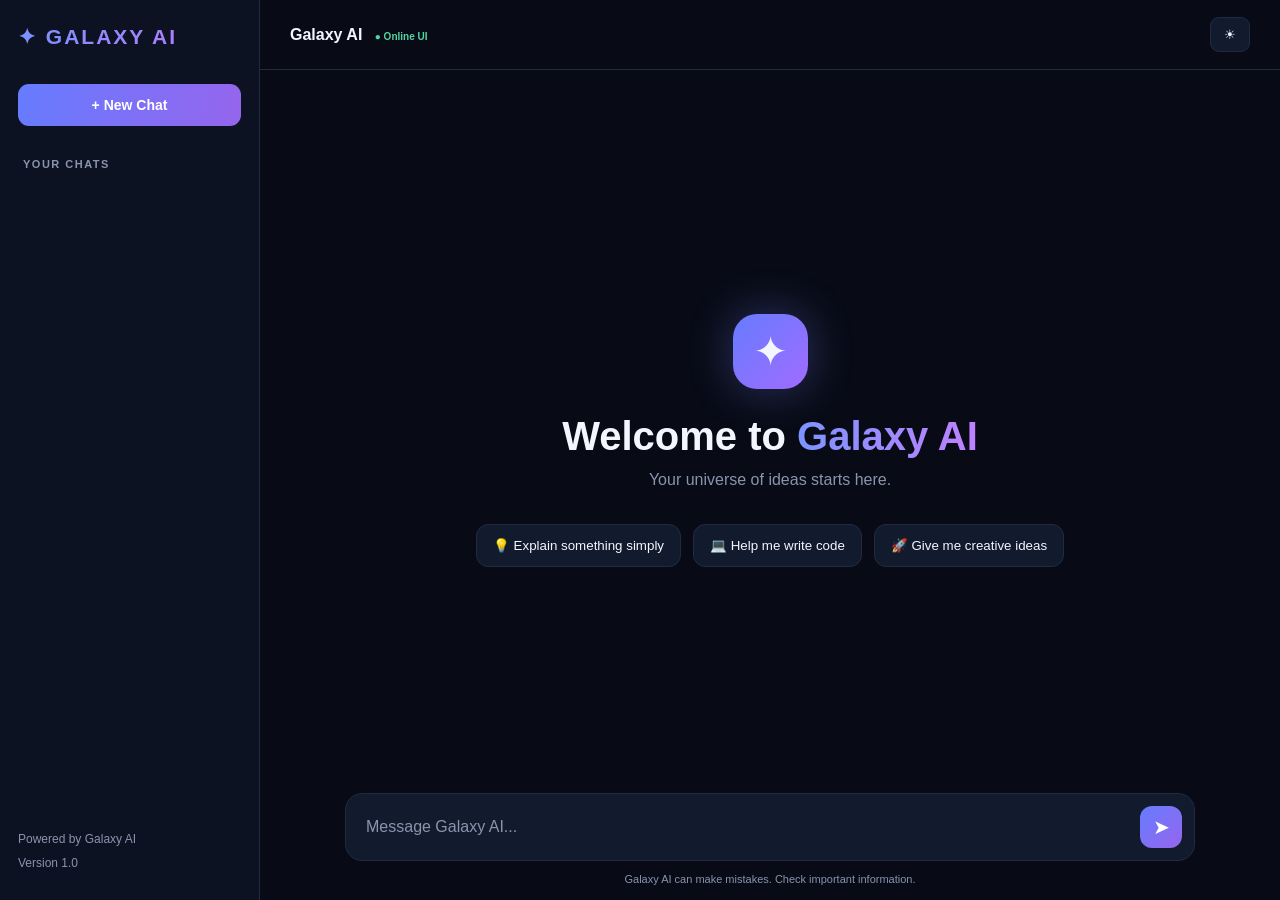
<file: chatbot/index.html>
<!DOCTYPE html>
<html lang="en">
<head>
  <meta charset="UTF-8">
  <meta name="viewport" content="width=device-width, initial-scale=1.0">
  <title>Galaxy AI</title>
  <link rel="stylesheet" href="style.css">
</head>
<body>

  <aside class="sidebar">
    <div class="brand">✦ GALAXY AI</div>

    <button id="newChatBtn" class="new-chat">
      + New Chat
    </button>

    <h3>YOUR CHATS</h3>
    <div id="history" class="history"></div>

    <div class="sidebar-bottom">
      <p>Powered by Galaxy AI</p>
      <span>Version 1.0</span>
    </div>
  </aside>

  <main class="main">
    <header>
      <button id="menuBtn" class="menu-btn">☰</button>
      <div class="model-name">Galaxy AI <span>● Online UI</span></div>
      <button id="themeBtn" class="theme-btn">☀</button>
    </header>

    <section id="chatArea" class="chat-area">
      <div id="welcome" class="welcome">
        <div class="logo">✦</div>
        <h1>Welcome to <span>Galaxy AI</span></h1>
        <p>Your universe of ideas starts here.</p>

        <div class="suggestions">
          <button class="suggestion">💡 Explain something simply</button>
          <button class="suggestion">💻 Help me write code</button>
          <button class="suggestion">🚀 Give me creative ideas</button>
        </div>
      </div>

      <div id="messages" class="messages"></div>
    </section>

    <div class="composer-area">
      <form id="chatForm" class="composer">
        <textarea
          id="userInput"
          placeholder="Message Galaxy AI..."
          rows="1"
          required
        ></textarea>
        <button type="submit" id="sendBtn">➤</button>
      </form>
      <p class="disclaimer">
        Galaxy AI can make mistakes. Check important information.
      </p>
    </div>
  </main>

  <script src="script.js"></script>
</body>
</html>
</file>
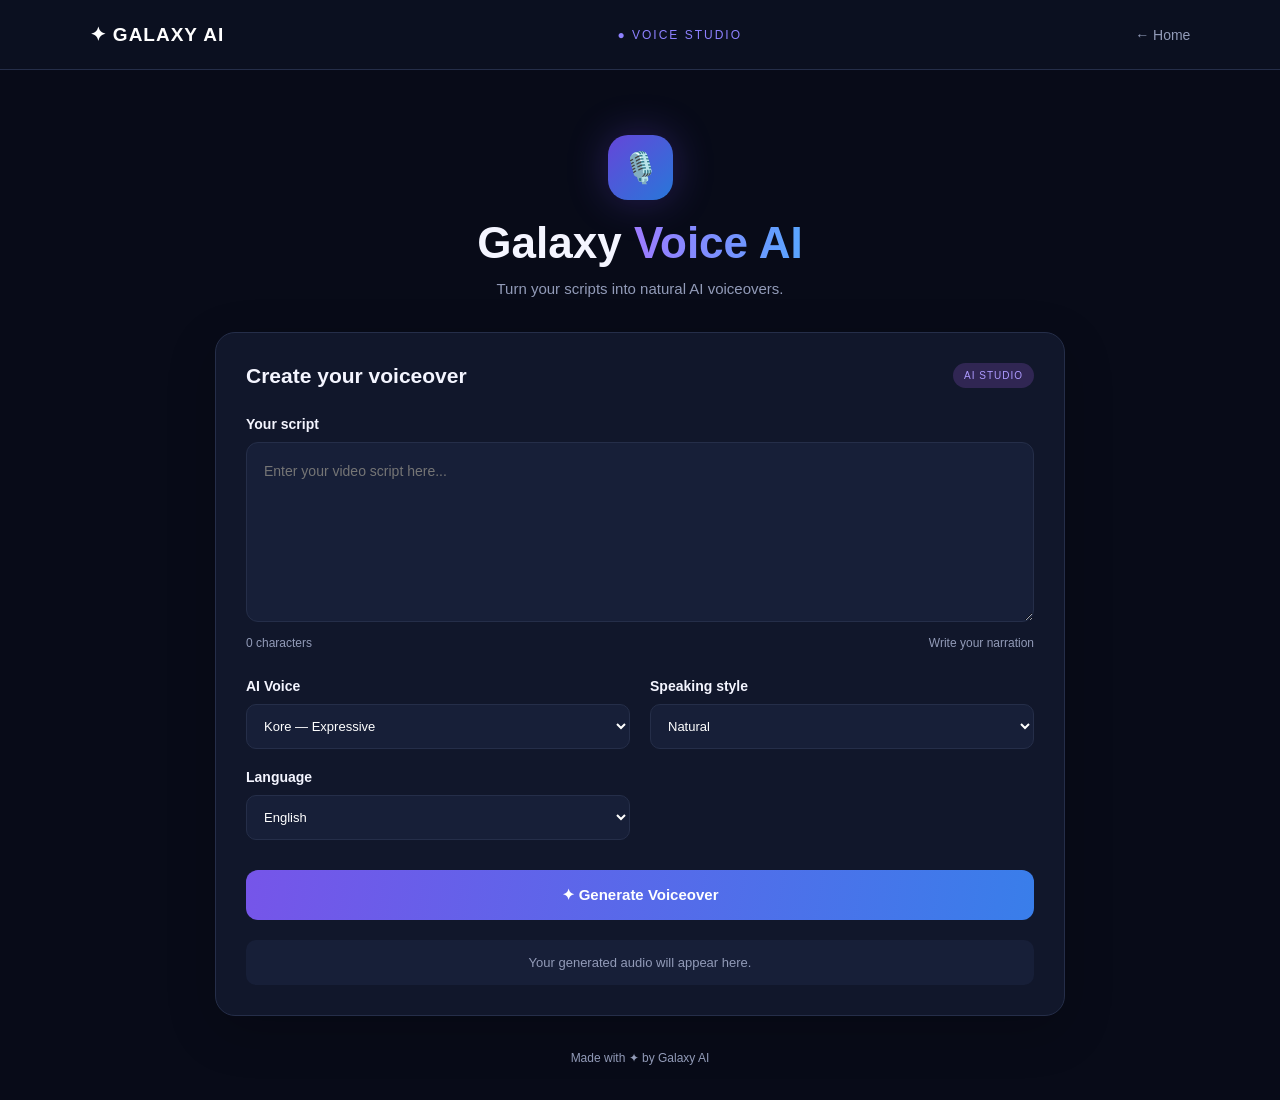
<file: voice-ai/index.html>
<!DOCTYPE html>
<html lang="en">
<head>
  <meta charset="UTF-8">
  <meta name="viewport" content="width=device-width, initial-scale=1.0">
  <title>Galaxy Voice AI</title>
  <link rel="stylesheet" href="style.css">
</head>
<body>

  <header class="topbar">
    <a href="../index.html" class="brand">✦ GALAXY AI</a>
    <span class="status">● VOICE STUDIO</span>
    <a href="../index.html" class="back">← Home</a>
  </header>

  <main class="container">

    <section class="hero">
      <div class="logo">🎙️</div>
      <h1>Galaxy <span>Voice AI</span></h1>
      <p>Turn your scripts into natural AI voiceovers.</p>
    </section>

    <section class="studio">

      <div class="section-heading">
        <h2>Create your voiceover</h2>
        <span class="tag">AI STUDIO</span>
      </div>

      <label for="scriptInput">Your script</label>
      <textarea id="scriptInput"
        placeholder="Enter your video script here..."></textarea>

      <div class="counter">
        <span id="charCount">0 characters</span>
        <span>Write your narration</span>
      </div>

      <div class="settings">

        <div class="field">
          <label for="voiceSelect">AI Voice</label>
          <select id="voiceSelect">
            <option value="Kore">Kore — Expressive</option>
            <option value="Puck">Puck — Energetic</option>
            <option value="Charon">Charon — Deep narrator</option>
            <option value="Fenrir">Fenrir — Strong narrator</option>
            <option value="Aoede">Aoede — Friendly</option>
          </select>
        </div>

        <div class="field">
          <label for="styleSelect">Speaking style</label>
          <select id="styleSelect">
            <option value="Natural and conversational">Natural</option>
            <option value="Energetic and enthusiastic">Energetic</option>
            <option value="Calm and relaxing">Calm</option>
            <option value="Dramatic storytelling">Storytelling</option>
            <option value="Professional and clear">Professional</option>
          </select>
        </div>

        <div class="field">
          <label for="languageSelect">Language</label>
          <select id="languageSelect">
            <option value="English">English</option>
            <option value="Hindi">Hindi</option>
          </select>
        </div>

      </div>

      <button id="generateBtn" class="generate">
        ✦ Generate Voiceover
      </button>

      <div id="statusMessage" class="message">
        Your generated audio will appear here.
      </div>

      <section id="audioSection" class="audio-section" hidden>
        <h3>Your voiceover</h3>
        <audio id="audioPlayer" controls></audio>
        <a id="downloadBtn" class="download" download="galaxy-voice.wav">
          ↓ Download WAV
        </a>
      </section>

    </section>

    <footer>
      Made with ✦ by Galaxy AI
    </footer>

  </main>

  <script src="script.js"></script>
</body>
</html>
</file>
<file: chatbot/style.css>
* {
  margin: 0;
  padding: 0;
  box-sizing: border-box;
}

:root {
  --bg: #080b16;
  --sidebar: #0d1222;
  --card: #121a2d;
  --border: #202b42;
  --text: #f4f6ff;
  --muted: #8994ad;
  --accent: #7887ff;
  --accent2: #a16bff;
}

html,
body {
  width: 100%;
  height: 100%;
}

body {
  min-height: 100vh;
  height: 100vh;
  display: flex;
  background: var(--bg);
  color: var(--text);
  font-family: Inter, Arial, sans-serif;
  overflow: hidden;
}

.sidebar {
  width: 260px;
  flex-shrink: 0;
  background: var(--sidebar);
  border-right: 1px solid var(--border);
  padding: 25px 18px;
  display: flex;
  flex-direction: column;
}

.brand {
  font-size: 21px;
  font-weight: 800;
  letter-spacing: 2px;
  margin-bottom: 35px;
  background: linear-gradient(90deg, #7a91ff, #bd78ff);
  background-clip: text;
  -webkit-text-fill-color: transparent;
}

.new-chat {
  background: linear-gradient(100deg, #667cff, #9565ed);
  border: none;
  color: white;
  padding: 13px;
  border-radius: 11px;
  font-size: 14px;
  cursor: pointer;
  font-weight: 700;
}

.sidebar h3 {
  font-size: 11px;
  color: var(--muted);
  margin: 32px 5px 15px;
  letter-spacing: 1.5px;
}

.history {
  display: flex;
  flex-direction: column;
  gap: 8px;
  overflow-y: auto;
}

.history button {
  background: transparent;
  color: var(--muted);
  border: none;
  text-align: left;
  padding: 11px;
  border-radius: 8px;
  cursor: pointer;
}

.history button:hover {
  background: var(--card);
  color: var(--text);
}

.sidebar-bottom {
  margin-top: auto;
  color: var(--muted);
  font-size: 12px;
  line-height: 2;
}

.main {
  flex: 1;
  display: flex;
  flex-direction: column;
  min-width: 0;
  min-height: 0;
  height: 100%;
}

header {
  height: 70px;
  min-height: 70px;
  flex-shrink: 0;
  border-bottom: 1px solid var(--border);
  display: flex;
  align-items: center;
  justify-content: space-between;
  padding: 0 30px;
}

.model-name {
  font-weight: 700;
  font-size: 16px;
}

.model-name span {
  color: #51d6a1;
  font-size: 10px;
  margin-left: 8px;
}

.theme-btn,
.menu-btn {
  background: var(--card);
  color: var(--text);
  border: 1px solid var(--border);
  padding: 9px 13px;
  border-radius: 9px;
  cursor: pointer;
}

.menu-btn {
  display: none;
}

.chat-area {
  flex: 1;
  min-height: 0;
  overflow-y: auto;
  padding: 30px 20px;
}

.welcome {
  min-height: 100%;
  display: flex;
  align-items: center;
  justify-content: center;
  flex-direction: column;
  text-align: center;
}

.logo {
  width: 75px;
  height: 75px;
  border-radius: 24px;
  display: grid;
  place-items: center;
  font-size: 42px;
  background: linear-gradient(135deg, #667cff, #a16bff);
  box-shadow: 0 0 45px #7887ff55;
  margin-bottom: 25px;
}

.welcome h1 {
  font-size: clamp(25px, 5vw, 40px);
  margin-bottom: 12px;
}

.welcome h1 span {
  background: linear-gradient(90deg, #7c94ff, #bf81ff);
  background-clip: text;
  -webkit-text-fill-color: transparent;
}

.welcome p {
  color: var(--muted);
  margin-bottom: 35px;
}

.suggestions {
  display: flex;
  justify-content: center;
  flex-wrap: wrap;
  gap: 12px;
  max-width: 650px;
}

.suggestion {
  background: var(--card);
  border: 1px solid var(--border);
  color: var(--text);
  padding: 13px 16px;
  border-radius: 12px;
  cursor: pointer;
}

.suggestion:hover {
  border-color: var(--accent);
}

.messages {
  max-width: 850px;
  margin: auto;
}

.message {
  padding: 16px 20px;
  margin: 15px 0;
  border-radius: 15px;
  line-height: 1.7;
  white-space: pre-wrap;
  overflow-wrap: anywhere;
}

.user-message {
  background: #222e50;
  margin-left: auto;
  max-width: 80%;
}

.ai-message {
  background: var(--card);
  border: 1px solid var(--border);
  margin-right: auto;
  max-width: 90%;
}

.composer-area {
  flex-shrink: 0;
  width: 100%;
  padding: 15px 20px 20px;
  background: var(--bg);
  position: relative;
  z-index: 2;
}

.composer {
  max-width: 850px;
  margin: auto;
  display: flex;
  align-items: center;
  gap: 10px;
  background: var(--card);
  border: 1px solid var(--border);
  border-radius: 17px;
  padding: 12px;
}

.composer:focus-within {
  border-color: var(--accent);
}

.composer textarea {
  flex: 1;
  resize: none;
  background: transparent;
  border: none;
  outline: none;
  color: var(--text);
  font: inherit;
  max-height: 140px;
  padding: 8px;
}

.composer textarea::placeholder {
  color: var(--muted);
}

.composer button {
  background: linear-gradient(135deg, #667cff, #9565ed);
  color: white;
  border: none;
  width: 42px;
  height: 42px;
  border-radius: 12px;
  cursor: pointer;
  font-size: 20px;
}

.composer button:disabled {
  opacity: 0.5;
  cursor: not-allowed;
}

.disclaimer {
  text-align: center;
  color: var(--muted);
  font-size: 11px;
  margin-top: 12px;
}

body.light {
  --bg: #f4f6fc;
  --sidebar: #ffffff;
  --card: #ffffff;
  --border: #e0e5f0;
  --text: #192139;
  --muted: #68738b;
}

@media (max-width: 700px) {
  .sidebar {
    position: fixed;
    z-index: 5;
    left: -270px;
    top: 0;
    bottom: 0;
    transition: left 0.25s;
  }

  .sidebar.open {
    left: 0;
  }

  .menu-btn {
    display: block;
  }

  header {
    padding: 0 15px;
  }

  .chat-area {
    padding: 20px 12px;
  }

  .composer-area {
    padding: 12px;
  }

  .suggestions {
    flex-direction: column;
    width: 100%;
  }

  .suggestion {
    width: 100%;
  }
}

/* Galaxy AI message bar visibility fix */

.composer-area {
  position: fixed !important;
  bottom: 0 !important;
  left: 260px !important;
  right: 0 !important;
  width: auto !important;
  min-height: 90px;
  z-index: 1000 !important;
  display: block !important;
  background: var(--bg);
  padding: 12px 20px 15px !important;
}

.composer {
  width: 100%;
}

.chat-area {
  padding-bottom: 120px !important;
  min-height: 0;
}

@media (max-width: 700px) {
  .composer-area {
    left: 0 !important;
  }
}
</file>
<file: voice-ai/style.css>
* {
  margin: 0;
  padding: 0;
  box-sizing: border-box;
}

:root {
  --bg: #080b18;
  --panel: #11172b;
  --panel2: #171f38;
  --text: #f4f5ff;
  --muted: #929bb8;
  --purple: #9270ff;
  --blue: #4c8dff;
  --border: #252e49;
}

body {
  background: var(--bg);
  color: var(--text);
  font-family: Arial, sans-serif;
  min-height: 100vh;
}

.topbar {
  height: 70px;
  padding: 0 7%;
  display: flex;
  align-items: center;
  justify-content: space-between;
  border-bottom: 1px solid var(--border);
  background: #0b1020;
}

.brand {
  color: white;
  font-size: 19px;
  font-weight: bold;
  text-decoration: none;
  letter-spacing: 1px;
}

.status {
  color: #8e81ff;
  font-size: 12px;
  letter-spacing: 2px;
}

.back {
  color: var(--muted);
  text-decoration: none;
  font-size: 14px;
}

.back:hover {
  color: white;
}

.container {
  width: min(850px, 90%);
  margin: auto;
}

.hero {
  text-align: center;
  padding: 65px 0 35px;
}

.logo {
  width: 65px;
  height: 65px;
  margin: 0 auto 18px;
  display: grid;
  place-items: center;
  border-radius: 20px;
  font-size: 30px;
  background: linear-gradient(135deg, #6546d9, #2877d9);
  box-shadow: 0 0 40px #6546d955;
}

.hero h1 {
  font-size: clamp(30px, 6vw, 44px);
  margin-bottom: 12px;
}

.hero h1 span {
  background: linear-gradient(90deg, #9d7bff, #58a5ff);
  background-clip: text;
  -webkit-background-clip: text;
  color: transparent;
}

.hero p {
  color: var(--muted);
  font-size: 15px;
}

.studio {
  background: var(--panel);
  border: 1px solid var(--border);
  border-radius: 20px;
  padding: 30px;
  box-shadow: 0 15px 50px #0003;
}

.section-heading {
  display: flex;
  align-items: center;
  justify-content: space-between;
  margin-bottom: 28px;
  gap: 10px;
}

.section-heading h2 {
  font-size: 21px;
}

.tag {
  color: #ad9aff;
  background: #302653;
  padding: 7px 11px;
  border-radius: 20px;
  font-size: 10px;
  letter-spacing: 1px;
}

label {
  display: block;
  font-size: 14px;
  font-weight: bold;
  margin-bottom: 10px;
}

textarea {
  width: 100%;
  min-height: 180px;
  resize: vertical;
  padding: 17px;
  color: white;
  background: var(--panel2);
  border: 1px solid var(--border);
  border-radius: 12px;
  outline: none;
  font: inherit;
  font-size: 14px;
  line-height: 1.7;
}

textarea:focus,
select:focus {
  border-color: var(--purple);
}

.counter {
  display: flex;
  justify-content: space-between;
  gap: 10px;
  margin-top: 10px;
  color: var(--muted);
  font-size: 12px;
}

.settings {
  display: grid;
  grid-template-columns: repeat(2, 1fr);
  gap: 20px;
  margin-top: 28px;
}

.field select {
  width: 100%;
  padding: 13px;
  color: white;
  background: var(--panel2);
  border: 1px solid var(--border);
  border-radius: 10px;
  outline: none;
  font-size: 13px;
}

.generate {
  width: 100%;
  padding: 16px;
  margin-top: 30px;
  color: white;
  background: linear-gradient(100deg, #7655e9, #397eea);
  border: none;
  border-radius: 12px;
  font-size: 15px;
  font-weight: bold;
  cursor: pointer;
  transition: 0.2s;
}

.generate:hover {
  transform: translateY(-2px);
  box-shadow: 0 8px 25px #7655e955;
}

.generate:disabled {
  opacity: 0.6;
  cursor: wait;
  transform: none;
}

.message {
  margin-top: 20px;
  padding: 15px;
  text-align: center;
  color: var(--muted);
  background: var(--panel2);
  border-radius: 10px;
  font-size: 13px;
}

.audio-section {
  margin-top: 22px;
  padding: 20px;
  background: var(--panel2);
  border: 1px solid var(--border);
  border-radius: 12px;
}

.audio-section h3 {
  margin-bottom: 15px;
}

.audio-section audio {
  width: 100%;
}

.download {
  display: inline-block;
  margin-top: 15px;
  padding: 11px 16px;
  background: #302653;
  color: white;
  border-radius: 9px;
  text-decoration: none;
  font-size: 13px;
}

footer {
  padding: 35px 0;
  text-align: center;
  color: var(--muted);
  font-size: 12px;
}

@media (max-width: 600px) {
  .topbar {
    padding: 0 5%;
  }

  .status {
    display: none;
  }

  .hero {
    padding-top: 45px;
  }

  .studio {
    padding: 20px;
  }

  .settings {
    grid-template-columns: 1fr;
  }

  .section-heading h2 {
    font-size: 18px;
  }
}
</file>
